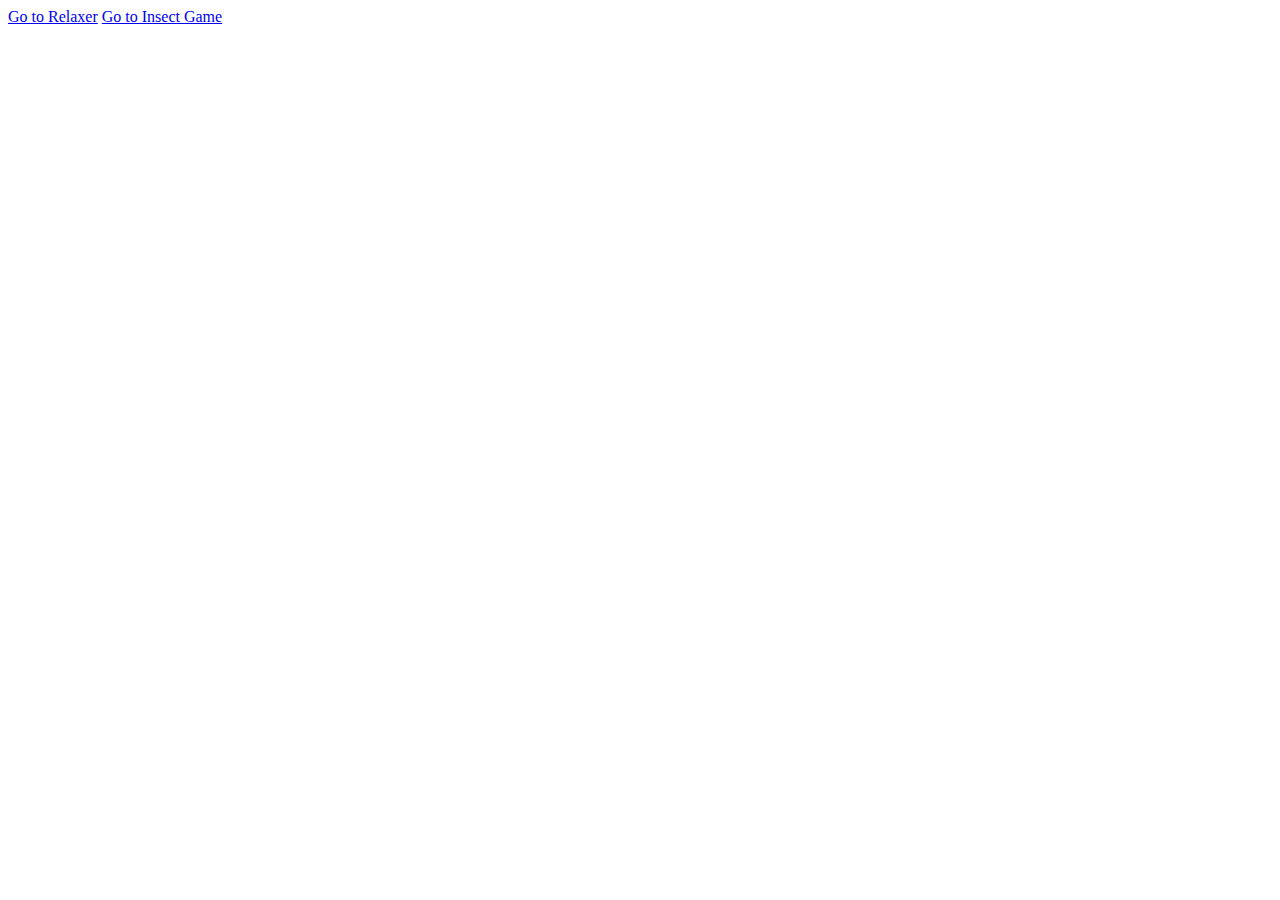
<file: website1/index.html>
<!DOCTYPE html>
<html lang="en">

<head>
    <meta charset="UTF-8">
    <meta name="viewport" content="width=device-width, initial-scale=1.0">
    <title>Home Page</title>
</head>

<body>
 <a href="relaxer.html">Go to Relaxer</a>
 <a href="insect.html">Go to Insect Game</a>
</body>

</html>
</file>
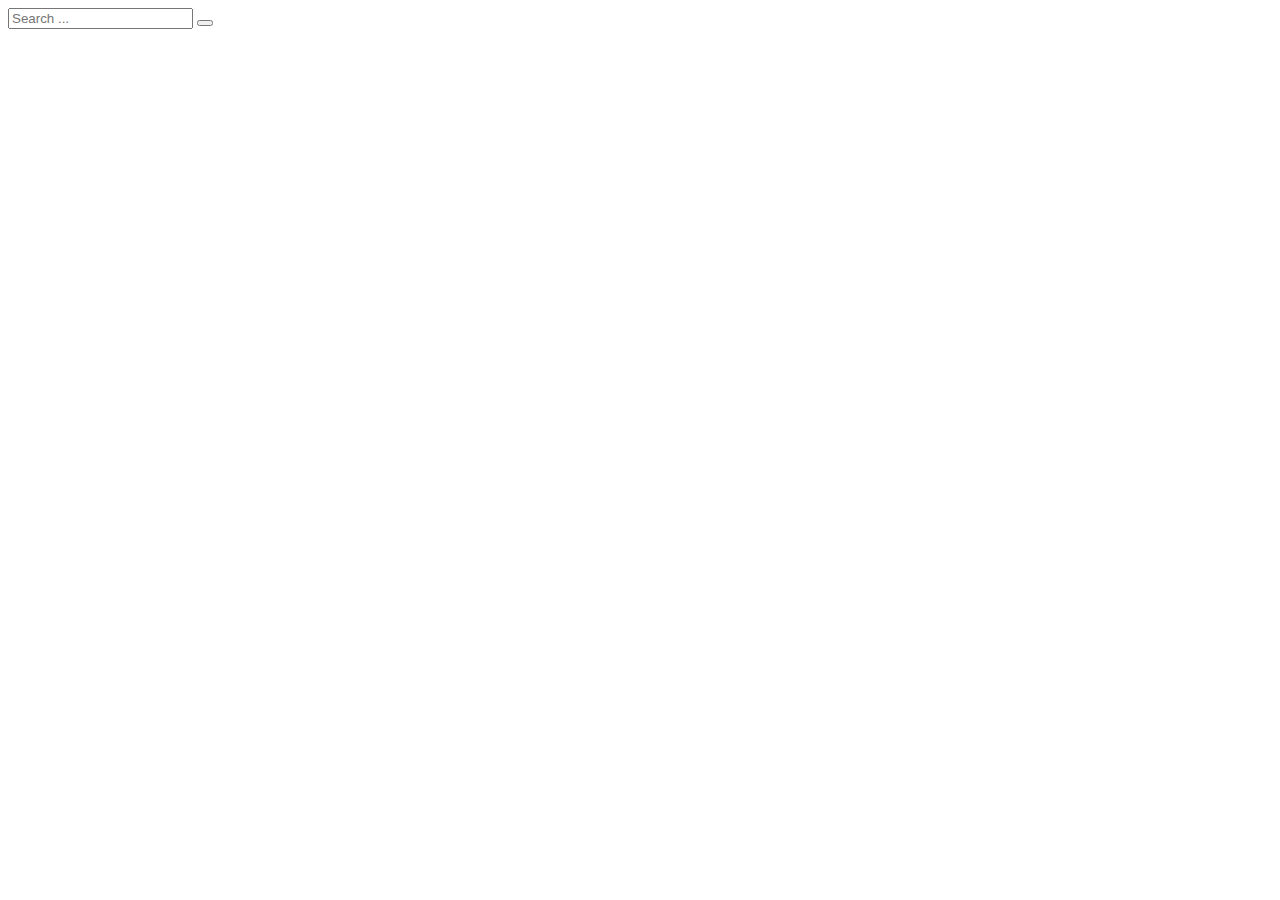
<file: search.html>
<html lang="en">





</head>
<body>
    <div>
        <input type="text" placeholder = "Search ...">
        <button>
            <i class="fas fa-search></i>
        </button>
    </div>

    <script src="https://kit.fontawesome.com/c513779648.js"></i>
</body>
</html>
</file>
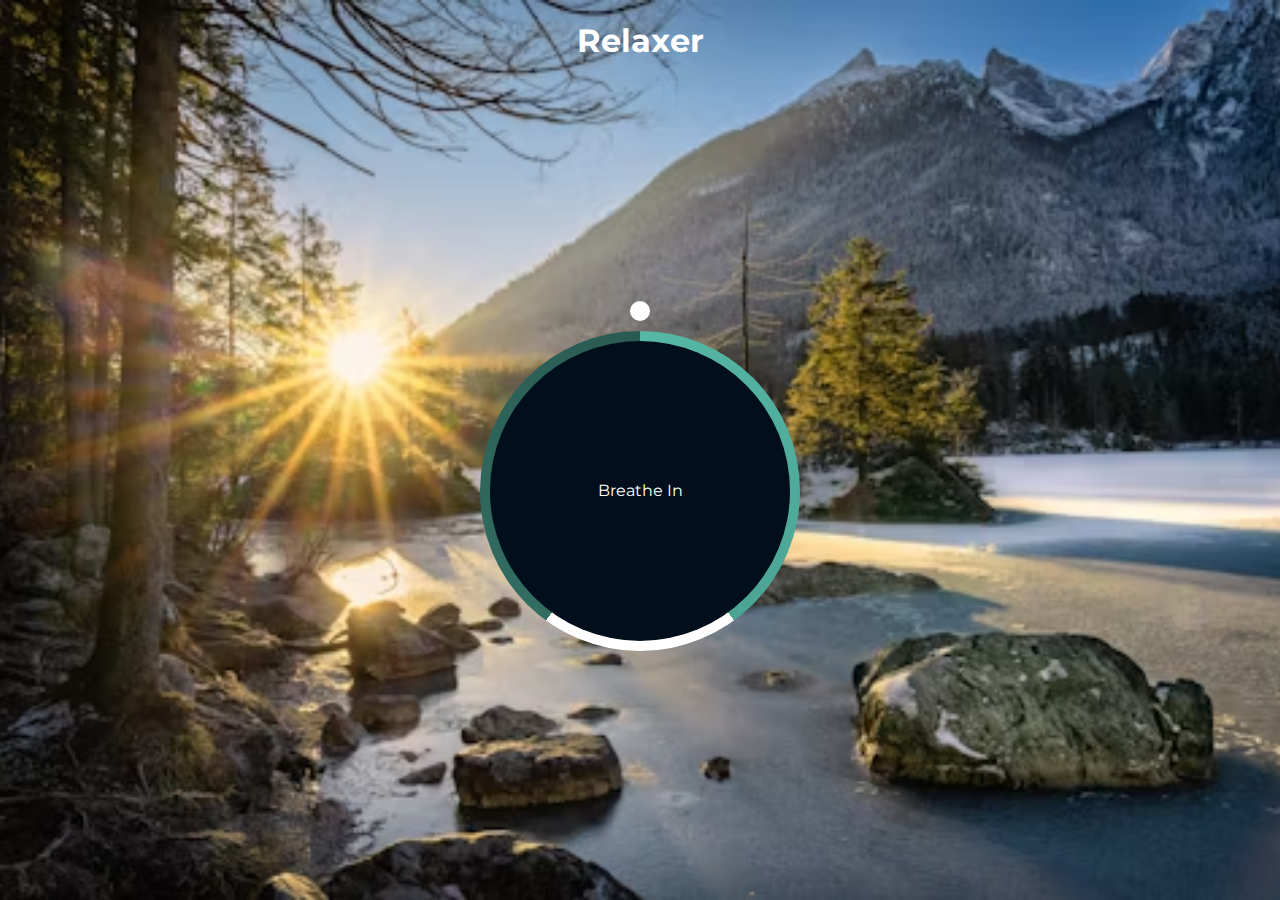
<file: website1/relaxer.html>
<!DOCTYPE html>
<html lang="en">
<head>
    <meta charset="UTF-8">
    <meta name="viewport" content="width=device-width, initial-scale=1.0">
    <title>Relaxer</title>
    <link rel="stylesheet" href="css/relaxer.css">
</head>
<body>
    <h1>Relaxer</h1>

    <div class="container" id="container">
        <div class="circle"></div>

        <p id="text">Breathe In</p>

        <div class="pointer-container">
            <span class="pointer"></span>
        </div>

        <div class="gradient-circle"></div>
    </div>
    <script src="js/relaxer.js"></script>
</body>
</html>
</file>
<file: website1/css/relaxer.css>
@import url('https://fonts.googleapis.com/css2?family=Montserrat:ital,wght@0,100..900;1,100..900&family=Open+Sans:ital,wght@0,300..800;1,300..800&family=Poppins:ital,wght@0,100;0,200;0,300;0,400;0,500;0,600;0,700;0,800;0,900;1,100;1,200;1,300;1,400;1,500;1,600;1,700;1,800;1,900&family=Press+Start+2P&display=swap');

* {
    box-sizing: border-box;
}

body {
    background: #224941 url('../images/relax.avif') no-repeat center center/cover;
    color: white;
    font-family: 'Montserrat', sans-serif;
    min-height: 100vh;
    display: flex;
    flex-direction: column;
    align-items: center;
    margin: 0;
}

.container {
    display: flex;
    align-items: center;
    justify-content: center;
    margin: auto;
    height: 300px;
    width: 300px;
    position: relative;
}

.circle {
    background-color: #010f1c;
    height: 100%;
    width: 100%;
    position: absolute;
    top: 0;
    left: 0;
    z-index: -1;
    border-radius: 50%;
}

.gradient-circle {
    background: conic-gradient(
        #55b7a4 0%,
        #4ca493 40%,
        #ffffff 40%,
        #ffffff 60%,
        #336d62 60%,
        #2a5b52 100%
    );
    height: 320px;
    width: 320px;
    z-index: -2;
    border-radius: 50%;
    position: absolute;
    top: -10px;
    left: 10;
}


.pointer {
    background-color: white;
    height: 20px;
    width: 20px;
    border-radius: 50%;
    display: block;
}

.pointer-container {
    position: absolute;
    top: -40px;
    left: 140px;
    width: 20px;
    height: 190px;
    animation: rotate 7.5s linear infinite;
    transform-origin: bottom center;
}

@keyframes rotate {
    from {
        transform: rotate(0deg);
    }
    to {
        transform: rotate(360deg);
    }
}

.container.grow {
    animation: grow 3s linear forwards;
}

@keyframes grow {
    from {
        transform: scale(1);
    }
    to {
        transform: scale(1.2);
    }
}

.container.shrink {
    animation: shrink 3s linear forwards;
}

@keyframes shrink {
    from {
        transform: scale(1.2);
    }
    to {
        transform: scale(1);
    }
}
</file>
